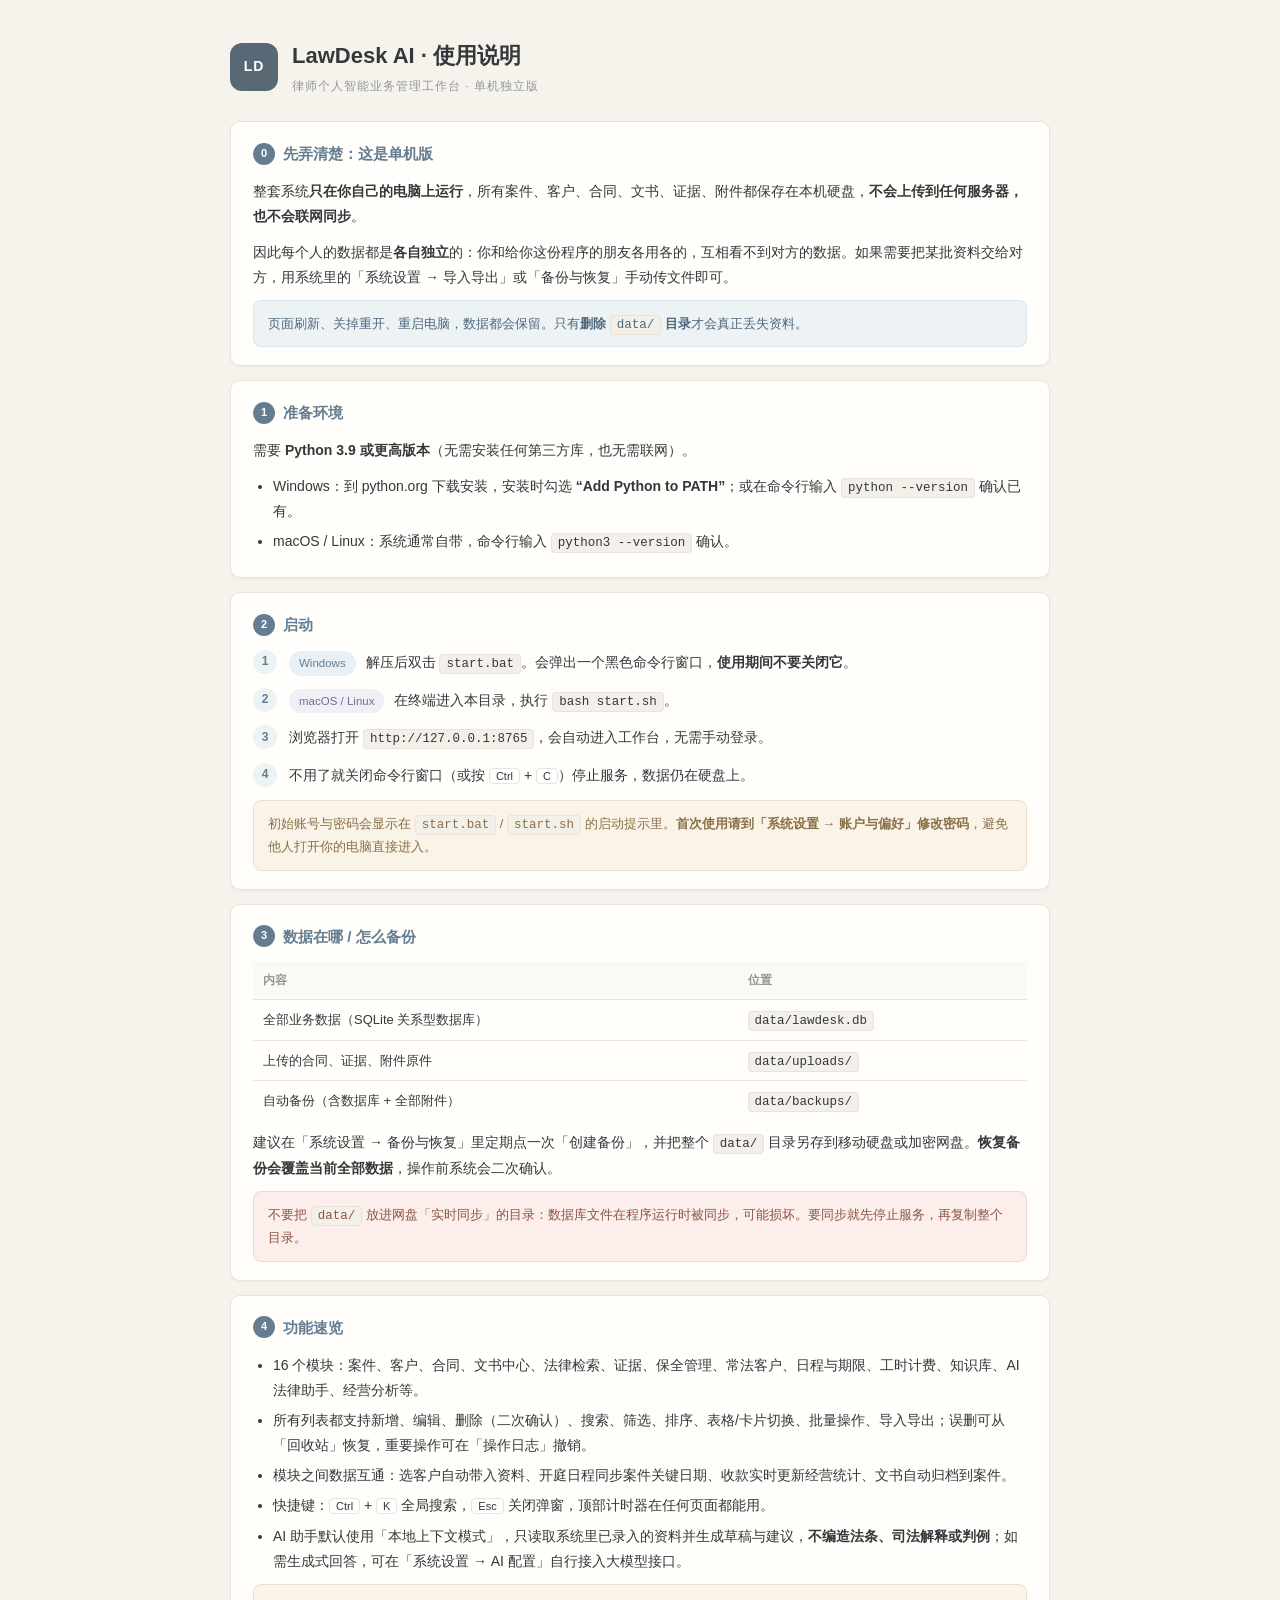
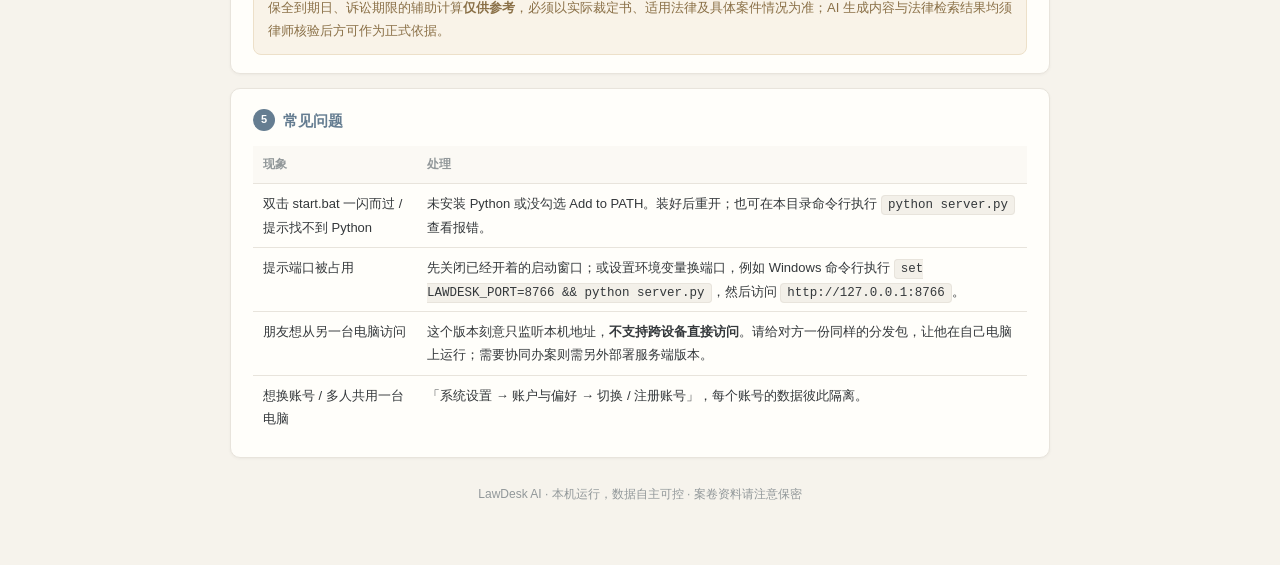
<file: 使用说明.html>
<!DOCTYPE html>
<html lang="zh-CN">
<head>
<meta charset="utf-8">
<meta name="viewport" content="width=device-width,initial-scale=1">
<title>LawDesk AI · 使用说明</title>
<style>
:root{--bg:#F6F3EC;--card:#FFFEFA;--text:#34383B;--muted:#92989A;--primary:#657D91;--accent:#C6A477;--line:#E8E4DC;--danger:#C98272;--success:#86A58A}
*{box-sizing:border-box}
body{margin:0;background:var(--bg);color:var(--text);font:14px/1.8 -apple-system,BlinkMacSystemFont,"Segoe UI","PingFang SC","Microsoft YaHei",sans-serif}
.wrap{max-width:860px;margin:0 auto;padding:36px 20px 60px}
header{display:flex;align-items:center;gap:14px;margin-bottom:24px}
.mark{width:48px;height:48px;border-radius:12px;background:#596875;color:#fff;display:flex;align-items:center;justify-content:center;font-weight:700;letter-spacing:1px}
h1{font-size:22px;margin:0}h1 small{display:block;font-size:12px;color:var(--muted);font-weight:400;letter-spacing:1px}
.card{background:var(--card);border:1px solid var(--line);border-radius:10px;padding:18px 22px;margin-bottom:14px;box-shadow:0 1px 3px rgba(52,56,59,.05)}
h2{font-size:15px;margin:0 0 12px;color:var(--primary);display:flex;align-items:center;gap:8px}
h2 .n{width:22px;height:22px;border-radius:50%;background:var(--primary);color:#fff;font-size:11px;display:flex;align-items:center;justify-content:center;flex:none}
p{margin:0 0 10px}p:last-child{margin-bottom:0}
code{background:#F3F0E9;border:1px solid var(--line);border-radius:4px;padding:2px 6px;font:12.5px/1.5 Consolas,"Courier New",monospace}
.step{display:flex;gap:12px;margin-bottom:12px}.step:last-child{margin-bottom:0}
.step .i{width:24px;height:24px;border-radius:50%;background:#EDF2F5;color:var(--primary);font-size:12px;font-weight:700;display:flex;align-items:center;justify-content:center;flex:none}
.tag{display:inline-block;border-radius:20px;padding:2px 10px;font-size:11.5px;background:#EDF2F5;color:var(--primary);margin-right:6px}
.tag.win{background:#E8F0F6}.tag.mac{background:#F1EEF6;color:#776C93}
.alert{border-radius:8px;padding:11px 14px;font-size:13px;margin-top:10px}
.alert.warn{background:#F9F3E8;border:1px solid #EDE0C9;color:#8A7047}
.alert.danger{background:#FBEEEB;border:1px solid #EED9D2;color:#8E5445}
.alert.info{background:#EDF2F5;border:1px solid #DCE5EB;color:#4F687D}
ul{margin:6px 0 0;padding-left:20px}li{margin-bottom:5px}
table{width:100%;border-collapse:collapse;font-size:13px;margin-top:6px}
td,th{border-bottom:1px solid var(--line);padding:8px 10px;text-align:left;vertical-align:top}
th{color:var(--muted);font-weight:600;font-size:12px;background:#FBF9F4}
tr:last-child td{border-bottom:none}
footer{text-align:center;color:var(--muted);font-size:12px;margin-top:26px}
.kbd{border:1px solid var(--line);background:#fff;border-radius:4px;padding:1px 6px;font-size:11px}
</style>
</head>
<body>
<div class="wrap">
<header><div class="mark">LD</div><div><h1>LawDesk AI · 使用说明<small>律师个人智能业务管理工作台 · 单机独立版</small></h1></div></header>

<div class="card">
  <h2><span class="n">0</span>先弄清楚：这是单机版</h2>
  <p>整套系统<b>只在你自己的电脑上运行</b>，所有案件、客户、合同、文书、证据、附件都保存在本机硬盘，<b>不会上传到任何服务器，也不会联网同步</b>。</p>
  <p>因此每个人的数据都是<b>各自独立</b>的：你和给你这份程序的朋友各用各的，互相看不到对方的数据。如果需要把某批资料交给对方，用系统里的「系统设置 → 导入导出」或「备份与恢复」手动传文件即可。</p>
  <div class="alert info">页面刷新、关掉重开、重启电脑，数据都会保留。只有<b>删除 <code>data/</code> 目录</b>才会真正丢失资料。</div>
</div>

<div class="card">
  <h2><span class="n">1</span>准备环境</h2>
  <p>需要 <b>Python 3.9 或更高版本</b>（无需安装任何第三方库，也无需联网）。</p>
  <ul>
    <li>Windows：到 python.org 下载安装，安装时勾选 <b>“Add Python to PATH”</b>；或在命令行输入 <code>python --version</code> 确认已有。</li>
    <li>macOS / Linux：系统通常自带，命令行输入 <code>python3 --version</code> 确认。</li>
  </ul>
</div>

<div class="card">
  <h2><span class="n">2</span>启动</h2>
  <div class="step"><div class="i">1</div><div><span class="tag win">Windows</span> 解压后双击 <code>start.bat</code>。会弹出一个黑色命令行窗口，<b>使用期间不要关闭它</b>。</div></div>
  <div class="step"><div class="i">2</div><div><span class="tag mac">macOS / Linux</span> 在终端进入本目录，执行 <code>bash start.sh</code>。</div></div>
  <div class="step"><div class="i">3</div><div>浏览器打开 <code>http://127.0.0.1:8765</code>，会自动进入工作台，无需手动登录。</div></div>
  <div class="step"><div class="i">4</div><div>不用了就关闭命令行窗口（或按 <span class="kbd">Ctrl</span> + <span class="kbd">C</span>）停止服务，数据仍在硬盘上。</div></div>
  <div class="alert warn">初始账号与密码会显示在 <code>start.bat</code> / <code>start.sh</code> 的启动提示里。<b>首次使用请到「系统设置 → 账户与偏好」修改密码</b>，避免他人打开你的电脑直接进入。</div>
</div>

<div class="card">
  <h2><span class="n">3</span>数据在哪 / 怎么备份</h2>
  <table>
    <tr><th>内容</th><th>位置</th></tr>
    <tr><td>全部业务数据（SQLite 关系型数据库）</td><td><code>data/lawdesk.db</code></td></tr>
    <tr><td>上传的合同、证据、附件原件</td><td><code>data/uploads/</code></td></tr>
    <tr><td>自动备份（含数据库 + 全部附件）</td><td><code>data/backups/</code></td></tr>
  </table>
  <p style="margin-top:10px">建议在「系统设置 → 备份与恢复」里定期点一次「创建备份」，并把整个 <code>data/</code> 目录另存到移动硬盘或加密网盘。<b>恢复备份会覆盖当前全部数据</b>，操作前系统会二次确认。</p>
  <div class="alert danger">不要把 <code>data/</code> 放进网盘「实时同步」的目录：数据库文件在程序运行时被同步，可能损坏。要同步就先停止服务，再复制整个目录。</div>
</div>

<div class="card">
  <h2><span class="n">4</span>功能速览</h2>
  <ul>
    <li>16 个模块：案件、客户、合同、文书中心、法律检索、证据、保全管理、常法客户、日程与期限、工时计费、知识库、AI 法律助手、经营分析等。</li>
    <li>所有列表都支持新增、编辑、删除（二次确认）、搜索、筛选、排序、表格/卡片切换、批量操作、导入导出；误删可从「回收站」恢复，重要操作可在「操作日志」撤销。</li>
    <li>模块之间数据互通：选客户自动带入资料、开庭日程同步案件关键日期、收款实时更新经营统计、文书自动归档到案件。</li>
    <li>快捷键：<span class="kbd">Ctrl</span> + <span class="kbd">K</span> 全局搜索，<span class="kbd">Esc</span> 关闭弹窗，顶部计时器在任何页面都能用。</li>
    <li>AI 助手默认使用「本地上下文模式」，只读取系统里已录入的资料并生成草稿与建议，<b>不编造法条、司法解释或判例</b>；如需生成式回答，可在「系统设置 → AI 配置」自行接入大模型接口。</li>
  </ul>
  <div class="alert warn">保全到期日、诉讼期限的辅助计算<b>仅供参考</b>，必须以实际裁定书、适用法律及具体案件情况为准；AI 生成内容与法律检索结果均须律师核验后方可作为正式依据。</div>
</div>

<div class="card">
  <h2><span class="n">5</span>常见问题</h2>
  <table>
    <tr><th>现象</th><th>处理</th></tr>
    <tr><td>双击 start.bat 一闪而过 / 提示找不到 Python</td><td>未安装 Python 或没勾选 Add to PATH。装好后重开；也可在本目录命令行执行 <code>python server.py</code> 查看报错。</td></tr>
    <tr><td>提示端口被占用</td><td>先关闭已经开着的启动窗口；或设置环境变量换端口，例如 Windows 命令行执行 <code>set LAWDESK_PORT=8766 &amp;&amp; python server.py</code>，然后访问 <code>http://127.0.0.1:8766</code>。</td></tr>
    <tr><td>朋友想从另一台电脑访问</td><td>这个版本刻意只监听本机地址，<b>不支持跨设备直接访问</b>。请给对方一份同样的分发包，让他在自己电脑上运行；需要协同办案则需另外部署服务端版本。</td></tr>
    <tr><td>想换账号 / 多人共用一台电脑</td><td>「系统设置 → 账户与偏好 → 切换 / 注册账号」，每个账号的数据彼此隔离。</td></tr>
  </table>
</div>

<footer>LawDesk AI · 本机运行，数据自主可控 · 案卷资料请注意保密</footer>
</div>
</body>
</html>
</file>
